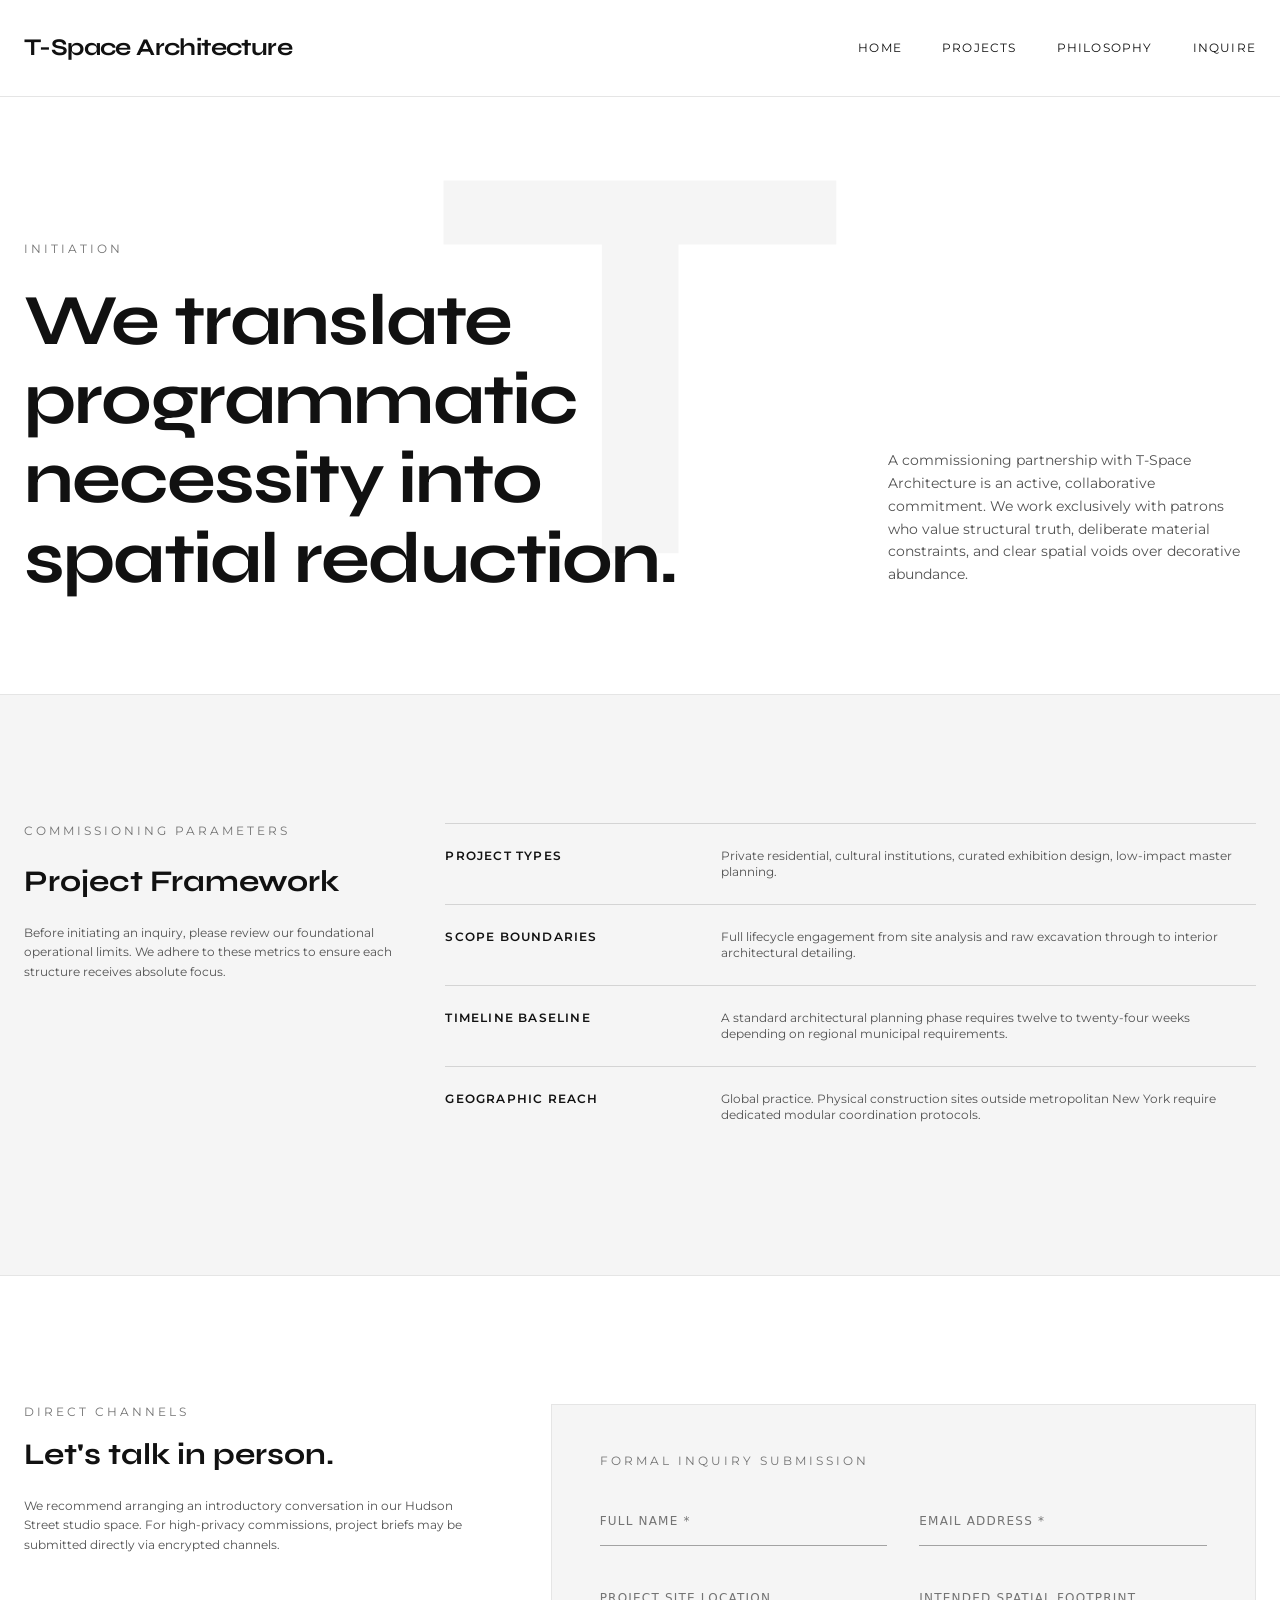
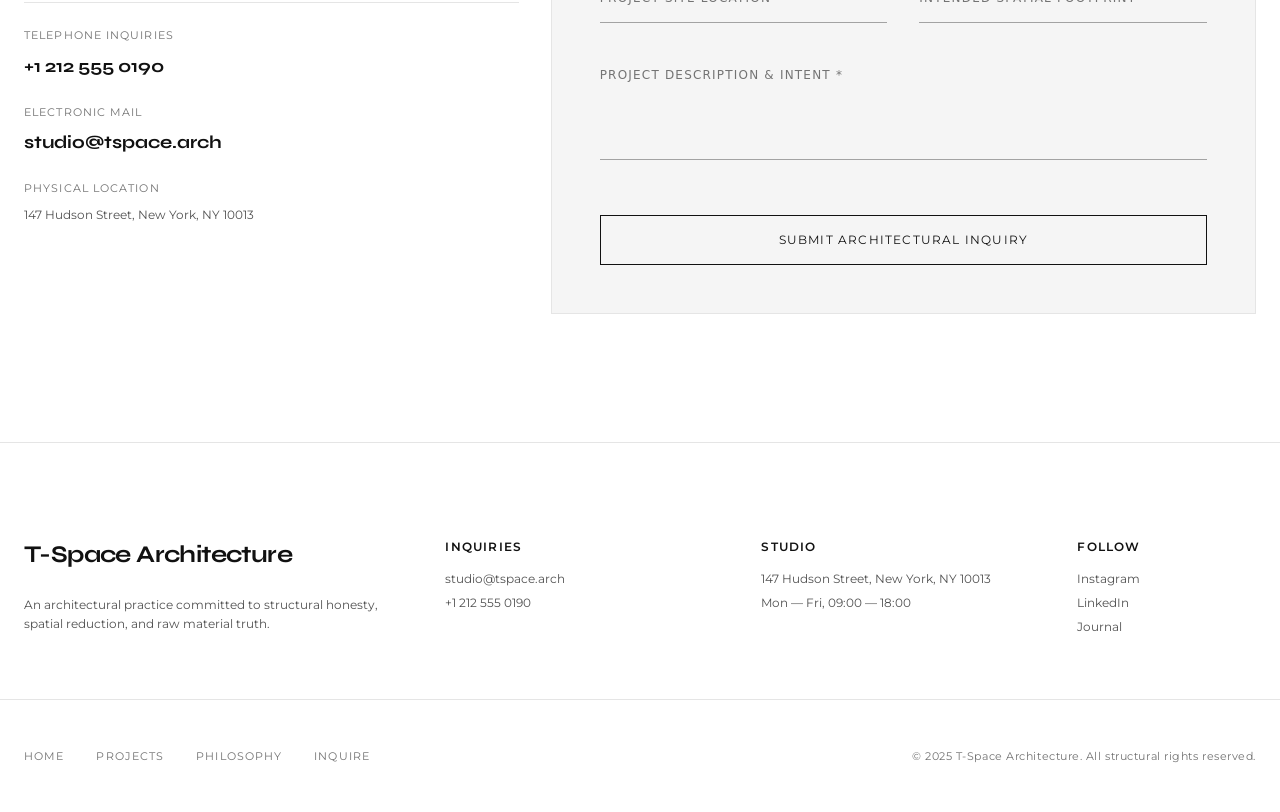
<file: contact.html>
<!DOCTYPE html>
<html lang="en">
<head>
<meta charset="utf-8">
<meta name="viewport" content="width=device-width, initial-scale=1">
<title>Inquire | T-Space Architecture</title>
<meta name="description" content="Initiate a consultation for bespoke architectural commissions, master planning, and spatial design.">
<link rel="canonical" href="https://t-space-arch-f028.sites.tibly.ai/contact">
<meta property="og:type" content="website">
<meta property="og:url" content="https://t-space-arch-f028.sites.tibly.ai/contact">
<meta property="og:site_name" content="T-Space Architecture">
<meta property="og:title" content="Inquire | T-Space Architecture">
<meta property="og:description" content="Initiate a consultation for bespoke architectural commissions, master planning, and spatial design.">
<meta name="twitter:card" content="summary_large_image">
<link rel="icon" href="/favicon.svg" type="image/svg+xml">
<link rel="preconnect" href="https://fonts.googleapis.com">
<link rel="preconnect" href="https://fonts.gstatic.com" crossorigin>
<link href="https://fonts.googleapis.com/css2?family=Montserrat:wght@300;400;500;600&family=Syne:wght@700;800&display=swap" rel="stylesheet">
<link rel="stylesheet" href="/styles.css">
</head>
<body>
<!-- block:header -->
<header class="w-full bg-white border-b border-brand-100 sticky top-0 z-50">
  <div class="max-w-7xl mx-auto px-6 h-24 flex items-center justify-between">
    <a href="/" class="group flex items-baseline gap-2">
      <span class="font-display text-2xl font-bold tracking-tight text-ink" data-tibly-field="business-name">T-Space Architecture</span>
    </a>
    
    <nav class="hidden md:flex items-center gap-10">
      <a href="/" class="font-body text-xs uppercase tracking-widest text-ink hover:text-brand-400 transition-colors duration-200">Home</a>
      <a href="/projects" class="font-body text-xs uppercase tracking-widest text-ink hover:text-brand-400 transition-colors duration-200">Projects</a>
      <a href="/philosophy" class="font-body text-xs uppercase tracking-widest text-ink hover:text-brand-400 transition-colors duration-200">Philosophy</a>
      <a href="/contact" class="font-body text-xs uppercase tracking-widest text-ink hover:text-brand-400 transition-colors duration-200">Inquire</a>
    </nav>

    <!-- Mobile Navigation Trigger (handled by layout/JS where necessary, styled minimal here) -->
    <div class="md:hidden flex items-center">
      <a href="/contact" class="font-body text-xs uppercase tracking-widest border border-ink px-4 py-2 hover:bg-ink hover:text-white transition-colors duration-200">Inquire</a>
    </div>
  </div>
</header>
<!-- /block:header -->
<!-- block:statement -->
<section class="relative bg-white pt-24 pb-16 md:pt-36 md:pb-24 overflow-hidden" data-block="statement">
  <!-- Minimalist Watermark 'T' overlay behind content -->
  <div class="absolute inset-0 flex items-center justify-center select-none pointer-events-none z-0">
    <span class="font-display text-[45vw] font-bold text-brand-50 select-none leading-none translate-y-[-5%]">T</span>
  </div>

  <div class="max-w-7xl mx-auto px-6 relative z-10">
    <div class="grid grid-cols-1 lg:grid-cols-12 gap-12 lg:gap-16">
      
      <!-- Subtitle & Main Statement -->
      <div class="lg:col-span-8 flex flex-col justify-between">
        <div>
          <span class="font-body text-xs uppercase tracking-[0.25em] text-brand-400 block mb-6">Initiation</span>
          <h1 class="font-display text-4xl sm:text-6xl lg:text-7xl font-bold text-ink leading-[1.1] tracking-tight max-w-3xl">
            We translate programmatic necessity into spatial reduction.
          </h1>
        </div>
      </div>

      <!-- Descriptive Column -->
      <div class="lg:col-span-4 flex flex-col justify-end lg:pb-3">
        <p class="font-body text-sm text-brand-500 leading-relaxed max-w-md">
          A commissioning partnership with <span data-tibly-field="business-name">T-Space Architecture</span> is an active, collaborative commitment. We work exclusively with patrons who value structural truth, deliberate material constraints, and clear spatial voids over decorative abundance.
        </p>
      </div>

    </div>
  </div>
</section>
<!-- /block:statement -->
<!-- block:spec-table -->
<section class="bg-surface py-20 md:py-32 border-t border-b border-brand-100" data-block="spec-table">
  <div class="max-w-7xl mx-auto px-6">
    <div class="grid grid-cols-1 lg:grid-cols-12 gap-12 lg:gap-8">
      
      <!-- Left Column: Title and Studio Parameters -->
      <div class="lg:col-span-4 space-y-6">
        <span class="font-body text-xs uppercase tracking-[0.25em] text-brand-400 block">Commissioning Parameters</span>
        <h2 class="font-display text-2xl lg:text-3xl font-bold text-ink">Project Framework</h2>
        <p class="font-body text-xs text-brand-500 leading-relaxed max-w-sm">
          Before initiating an inquiry, please review our foundational operational limits. We adhere to these metrics to ensure each structure receives absolute focus.
        </p>
      </div>

      <!-- Right Column: Specs Grid -->
      <div class="lg:col-span-8">
        <div class="border-t border-brand-200 divide-y divide-brand-200">
          
          <div class="py-6 grid grid-cols-1 md:grid-cols-3 gap-4">
            <span class="font-body text-xs uppercase tracking-widest font-semibold text-ink">Project Types</span>
            <span class="font-body text-xs text-brand-500 md:col-span-2">Private residential, cultural institutions, curated exhibition design, low-impact master planning.</span>
          </div>

          <div class="py-6 grid grid-cols-1 md:grid-cols-3 gap-4">
            <span class="font-body text-xs uppercase tracking-widest font-semibold text-ink">Scope Boundaries</span>
            <span class="font-body text-xs text-brand-500 md:col-span-2">Full lifecycle engagement from site analysis and raw excavation through to interior architectural detailing.</span>
          </div>

          <div class="py-6 grid grid-cols-1 md:grid-cols-3 gap-4">
            <span class="font-body text-xs uppercase tracking-widest font-semibold text-ink">Timeline Baseline</span>
            <span class="font-body text-xs text-brand-500 md:col-span-2">A standard architectural planning phase requires twelve to twenty-four weeks depending on regional municipal requirements.</span>
          </div>

          <div class="py-6 grid grid-cols-1 md:grid-cols-3 gap-4">
            <span class="font-body text-xs uppercase tracking-widest font-semibold text-ink">Geographic Reach</span>
            <span class="font-body text-xs text-brand-500 md:col-span-2">Global practice. Physical construction sites outside metropolitan New York require dedicated modular coordination protocols.</span>
          </div>

        </div>
      </div>

    </div>
  </div>
</section>
<!-- /block:spec-table -->
<!-- block:contact-cta -->
<section class="bg-white py-20 md:py-32" data-block="contact-cta">
  <div class="max-w-7xl mx-auto px-6">
    <div class="grid grid-cols-1 lg:grid-cols-12 gap-16 lg:gap-8">
      
      <!-- Left: Simple Direct Contact Detail Cards -->
      <div class="lg:col-span-5 space-y-12">
        <div>
          <span class="font-body text-xs uppercase tracking-[0.25em] text-brand-400 block mb-4">Direct Channels</span>
          <h3 class="font-display text-3xl font-bold text-ink mb-6">Let's talk in person.</h3>
          <p class="font-body text-xs text-brand-500 leading-relaxed max-w-md">
            We recommend arranging an introductory conversation in our Hudson Street studio space. For high-privacy commissions, project briefs may be submitted directly via encrypted channels.
          </p>
        </div>

        <div class="space-y-6 pt-6 border-t border-brand-100">
          <div>
            <h4 class="font-body text-[11px] uppercase tracking-widest text-brand-400 mb-2">Telephone Inquiries</h4>
            <a href="tel:+12125550190" data-tibly-field="phone" class="font-display text-lg font-bold text-ink hover:text-brand-400 transition-colors duration-300">+1 212 555 0190</a>
          </div>

          <div>
            <h4 class="font-body text-[11px] uppercase tracking-widest text-brand-400 mb-2">Electronic Mail</h4>
            <a href="mailto:studio@tspace.arch" data-tibly-field="email" class="font-display text-lg font-bold text-ink hover:text-brand-400 transition-colors duration-300">studio@tspace.arch</a>
          </div>

          <div>
            <h4 class="font-body text-[11px] uppercase tracking-widest text-brand-400 mb-2">Physical Location</h4>
            <address class="font-body text-xs text-brand-500 not-italic leading-relaxed" data-tibly-field="address">
              147 Hudson Street, New York, NY 10013
            </address>
          </div>
        </div>
      </div>

      <!-- Right: Pure Minimal Contact Form -->
      <div class="lg:col-span-7">
        <div class="p-8 md:p-12 bg-surface border border-brand-100">
          <span class="font-body text-xs uppercase tracking-[0.25em] text-brand-400 block mb-8">Formal Inquiry Submission</span>
          
          <form method="POST" action="https://api.tibly.ai/api/public/site-forms" class="space-y-8">
            <input type="hidden" name="_page" value="/contact">
            <input type="text" name="_gotcha" class="hidden" tabindex="-1" autocomplete="off" aria-hidden="true">

            <div class="grid grid-cols-1 sm:grid-cols-2 gap-8">
              <div class="relative">
                <input type="text" id="name" name="name" required placeholder=" " class="peer w-full bg-transparent border-b border-brand-300 py-3 text-sm text-ink focus:border-ink focus:outline-none transition-colors duration-200 font-body">
                <label for="name" class="absolute top-3 left-0 text-xs text-brand-400 uppercase tracking-widest pointer-events-none transform origin-left -translate-y-6 scale-75 transition-all duration-200 peer-placeholder-shown:scale-100 peer-placeholder-shown:translate-y-0 peer-focus:scale-75 peer-focus:-translate-y-6 peer-focus:text-ink">Full Name *</label>
              </div>

              <div class="relative">
                <input type="email" id="email" name="email" required placeholder=" " class="peer w-full bg-transparent border-b border-brand-300 py-3 text-sm text-ink focus:border-ink focus:outline-none transition-colors duration-200 font-body">
                <label for="email" class="absolute top-3 left-0 text-xs text-brand-400 uppercase tracking-widest pointer-events-none transform origin-left -translate-y-6 scale-75 transition-all duration-200 peer-placeholder-shown:scale-100 peer-placeholder-shown:translate-y-0 peer-focus:scale-75 peer-focus:-translate-y-6 peer-focus:text-ink">Email Address *</label>
              </div>
            </div>

            <div class="grid grid-cols-1 sm:grid-cols-2 gap-8">
              <div class="relative">
                <input type="text" id="location" name="location" placeholder=" " class="peer w-full bg-transparent border-b border-brand-300 py-3 text-sm text-ink focus:border-ink focus:outline-none transition-colors duration-200 font-body">
                <label for="location" class="absolute top-3 left-0 text-xs text-brand-400 uppercase tracking-widest pointer-events-none transform origin-left -translate-y-6 scale-75 transition-all duration-200 peer-placeholder-shown:scale-100 peer-placeholder-shown:translate-y-0 peer-focus:scale-75 peer-focus:-translate-y-6 peer-focus:text-ink">Project Site Location</label>
              </div>

              <div class="relative">
                <input type="text" id="budget" name="budget" placeholder=" " class="peer w-full bg-transparent border-b border-brand-300 py-3 text-sm text-ink focus:border-ink focus:outline-none transition-colors duration-200 font-body">
                <label for="budget" class="absolute top-3 left-0 text-xs text-brand-400 uppercase tracking-widest pointer-events-none transform origin-left -translate-y-6 scale-75 transition-all duration-200 peer-placeholder-shown:scale-100 peer-placeholder-shown:translate-y-0 peer-focus:scale-75 peer-focus:-translate-y-6 peer-focus:text-ink">Intended Spatial Footprint</label>
              </div>
            </div>

            <div class="relative">
              <textarea id="message" name="message" rows="4" required placeholder=" " class="peer w-full bg-transparent border-b border-brand-300 py-3 text-sm text-ink focus:border-ink focus:outline-none transition-colors duration-200 font-body resize-none"></textarea>
              <label for="message" class="absolute top-3 left-0 text-xs text-brand-400 uppercase tracking-widest pointer-events-none transform origin-left -translate-y-6 scale-75 transition-all duration-200 peer-placeholder-shown:scale-100 peer-placeholder-shown:translate-y-0 peer-focus:scale-75 peer-focus:-translate-y-6 peer-focus:text-ink">Project Description & Intent *</label>
            </div>

            <div class="pt-4">
              <button type="submit" class="btn w-full text-center">
                Submit Architectural Inquiry
              </button>
            </div>
          </form>
        </div>
      </div>

    </div>
  </div>
</section>
<!-- /block:contact-cta -->
<!-- block:footer -->
<footer class="w-full bg-white border-t border-brand-100 pt-24 pb-12">
  <div class="max-w-7xl mx-auto px-6 grid grid-cols-1 md:grid-cols-12 gap-12 md:gap-8 pb-16 border-b border-brand-100">
    
    <div class="md:col-span-4 space-y-6">
      <span class="font-display text-2xl font-bold tracking-tight text-ink block" data-tibly-field="business-name">T-Space Architecture</span>
      <p class="font-body text-xs text-brand-500 leading-relaxed max-w-sm">
        An architectural practice committed to structural honesty, spatial reduction, and raw material truth. 
      </p>
    </div>

    <div class="md:col-span-3 space-y-4">
      <h4 class="font-body text-xs uppercase tracking-widest font-semibold text-ink">Inquiries</h4>
      <div class="flex flex-col space-y-2 font-body text-xs text-brand-500">
        <a href="mailto:studio@tspace.arch" data-tibly-field="email" class="hover:text-ink transition-colors duration-200">studio@tspace.arch</a>
        <a href="tel:+12125550190" data-tibly-field="phone" class="hover:text-ink transition-colors duration-200">+1 212 555 0190</a>
      </div>
    </div>

    <div class="md:col-span-3 space-y-4">
      <h4 class="font-body text-xs uppercase tracking-widest font-semibold text-ink">Studio</h4>
      <div class="flex flex-col space-y-2 font-body text-xs text-brand-500">
        <span data-tibly-field="address">147 Hudson Street, New York, NY 10013</span>
        <span data-tibly-field="hours">Mon — Fri, 09:00 — 18:00</span>
      </div>
    </div>

    <div class="md:col-span-2 space-y-4">
      <h4 class="font-body text-xs uppercase tracking-widest font-semibold text-ink">Follow</h4>
      <div class="flex flex-col space-y-2 font-body text-xs text-brand-500" data-tibly-field="links">
        <a href="https://instagram.com" class="hover:text-ink transition-colors duration-200">Instagram</a>
        <a href="https://linkedin.com" class="hover:text-ink transition-colors duration-200">LinkedIn</a>
        <a href="https://journal.tspace.arch" class="hover:text-ink transition-colors duration-200">Journal</a>
      </div>
    </div>

  </div>

  <div class="max-w-7xl mx-auto px-6 pt-12 flex flex-col md:flex-row justify-between items-start md:items-center gap-6">
    <div class="flex flex-wrap gap-8 text-[11px] font-body text-brand-400 uppercase tracking-widest">
      <a href="/" class="hover:text-ink transition-colors">Home</a>
      <a href="/projects" class="hover:text-ink transition-colors">Projects</a>
      <a href="/philosophy" class="hover:text-ink transition-colors">Philosophy</a>
      <a href="/contact" class="hover:text-ink transition-colors">Inquire</a>
    </div>
    <p class="font-body text-[11px] text-brand-400 tracking-wider">
      &copy; 2025 <span data-tibly-field="business-name">T-Space Architecture</span>. All structural rights reserved.
    </p>
  </div>
</footer>
<!-- /block:footer -->
  <script async src="https://api.tibly.ai/widget/v1.js"></script>
</body>
</html>
</file>
<file: styles.css>
/*! tailwindcss v4.3.2 | MIT License | https://tailwindcss.com */
@layer properties{@supports (((-webkit-hyphens:none)) and (not (margin-trim:inline))) or ((-moz-orient:inline) and (not (color:rgb(from red r g b)))){*,:before,:after,::backdrop{--tw-translate-x:0;--tw-translate-y:0;--tw-translate-z:0;--tw-scale-x:1;--tw-scale-y:1;--tw-scale-z:1;--tw-rotate-x:initial;--tw-rotate-y:initial;--tw-rotate-z:initial;--tw-skew-x:initial;--tw-skew-y:initial;--tw-space-y-reverse:0;--tw-divide-y-reverse:0;--tw-border-style:solid;--tw-leading:initial;--tw-font-weight:initial;--tw-tracking:initial;--tw-shadow:0 0 #0000;--tw-shadow-color:initial;--tw-shadow-alpha:100%;--tw-inset-shadow:0 0 #0000;--tw-inset-shadow-color:initial;--tw-inset-shadow-alpha:100%;--tw-ring-color:initial;--tw-ring-shadow:0 0 #0000;--tw-inset-ring-color:initial;--tw-inset-ring-shadow:0 0 #0000;--tw-ring-inset:initial;--tw-ring-offset-width:0px;--tw-ring-offset-color:#fff;--tw-ring-offset-shadow:0 0 #0000;--tw-blur:initial;--tw-brightness:initial;--tw-contrast:initial;--tw-grayscale:initial;--tw-hue-rotate:initial;--tw-invert:initial;--tw-opacity:initial;--tw-saturate:initial;--tw-sepia:initial;--tw-drop-shadow:initial;--tw-drop-shadow-color:initial;--tw-drop-shadow-alpha:100%;--tw-drop-shadow-size:initial;--tw-duration:initial;--tw-ease:initial}}}@layer theme{:root,:host{--font-sans:ui-sans-serif, system-ui, sans-serif, "Apple Color Emoji", "Segoe UI Emoji", "Segoe UI Symbol", "Noto Color Emoji";--font-mono:ui-monospace, SFMono-Regular, Menlo, Monaco, Consolas, "Liberation Mono", "Courier New", monospace;--color-white:#fff;--spacing:.25rem;--container-xs:20rem;--container-sm:24rem;--container-md:28rem;--container-xl:36rem;--container-2xl:42rem;--container-3xl:48rem;--container-4xl:56rem;--container-7xl:80rem;--text-xs:.75rem;--text-xs--line-height:calc(1 / .75);--text-sm:.875rem;--text-sm--line-height:calc(1.25 / .875);--text-base:1rem;--text-base--line-height:calc(1.5 / 1);--text-lg:1.125rem;--text-lg--line-height:calc(1.75 / 1.125);--text-xl:1.25rem;--text-xl--line-height:calc(1.75 / 1.25);--text-2xl:1.5rem;--text-2xl--line-height:calc(2 / 1.5);--text-3xl:1.875rem;--text-3xl--line-height:calc(2.25 / 1.875);--text-4xl:2.25rem;--text-4xl--line-height:calc(2.5 / 2.25);--text-5xl:3rem;--text-5xl--line-height:1;--text-6xl:3.75rem;--text-6xl--line-height:1;--text-7xl:4.5rem;--text-7xl--line-height:1;--text-8xl:6rem;--text-8xl--line-height:1;--text-9xl:8rem;--text-9xl--line-height:1;--font-weight-light:300;--font-weight-medium:500;--font-weight-semibold:600;--font-weight-bold:700;--tracking-tighter:-.05em;--tracking-tight:-.025em;--tracking-wide:.025em;--tracking-wider:.05em;--tracking-widest:.1em;--leading-tight:1.25;--leading-normal:1.5;--leading-relaxed:1.625;--ease-out:cubic-bezier(0, 0, .2, 1);--ease-in-out:cubic-bezier(.4, 0, .2, 1);--default-transition-duration:.15s;--default-transition-timing-function:cubic-bezier(.4, 0, .2, 1);--default-font-family:var(--font-sans);--default-mono-font-family:var(--font-mono);--color-brand-50:#f5f5f5;--color-brand-100:#e5e5e5;--color-brand-200:#d4d4d4;--color-brand-300:#a3a3a3;--color-brand-400:#737373;--color-brand-500:#525252;--color-brand-600:#404040;--color-brand-700:#262626;--color-brand-800:#171717;--color-brand-900:#0a0a0a;--color-surface:#f5f5f5;--color-ink:#111;--font-display:"Syne", sans-serif;--font-body:"Montserrat", sans-serif;--radius-none:0px}}@layer base{*,:after,:before,::backdrop{box-sizing:border-box;border:0 solid;margin:0;padding:0}::file-selector-button{box-sizing:border-box;border:0 solid;margin:0;padding:0}html,:host{-webkit-text-size-adjust:100%;tab-size:4;line-height:1.5;font-family:var(--default-font-family,ui-sans-serif, system-ui, sans-serif, "Apple Color Emoji", "Segoe UI Emoji", "Segoe UI Symbol", "Noto Color Emoji");font-feature-settings:var(--default-font-feature-settings,normal);font-variation-settings:var(--default-font-variation-settings,normal);-webkit-tap-highlight-color:transparent}hr{height:0;color:inherit;border-top-width:1px}abbr:where([title]){-webkit-text-decoration:underline dotted;text-decoration:underline dotted}h1,h2,h3,h4,h5,h6{font-size:inherit;font-weight:inherit}a{color:inherit;-webkit-text-decoration:inherit;-webkit-text-decoration:inherit;-webkit-text-decoration:inherit;text-decoration:inherit}b,strong{font-weight:bolder}code,kbd,samp,pre{font-family:var(--default-mono-font-family,ui-monospace, SFMono-Regular, Menlo, Monaco, Consolas, "Liberation Mono", "Courier New", monospace);font-feature-settings:var(--default-mono-font-feature-settings,normal);font-variation-settings:var(--default-mono-font-variation-settings,normal);font-size:1em}small{font-size:80%}sub,sup{vertical-align:baseline;font-size:75%;line-height:0;position:relative}sub{bottom:-.25em}sup{top:-.5em}table{text-indent:0;border-color:inherit;border-collapse:collapse}:-moz-focusring{outline:auto}progress{vertical-align:baseline}summary{display:list-item}ol,ul,menu{list-style:none}img,svg,video,canvas,audio,iframe,embed,object{vertical-align:middle;display:block}img,video{max-width:100%;height:auto}button,input,select,optgroup,textarea{font:inherit;font-feature-settings:inherit;font-variation-settings:inherit;letter-spacing:inherit;color:inherit;opacity:1;background-color:#0000;border-radius:0}::file-selector-button{font:inherit;font-feature-settings:inherit;font-variation-settings:inherit;letter-spacing:inherit;color:inherit;opacity:1;background-color:#0000;border-radius:0}:where(select:is([multiple],[size])) optgroup{font-weight:bolder}:where(select:is([multiple],[size])) optgroup option{padding-inline-start:20px}::file-selector-button{margin-inline-end:4px}::placeholder{opacity:1}@supports (not ((-webkit-appearance:-apple-pay-button))) or (contain-intrinsic-size:1px){::placeholder{color:currentColor}@supports (color:color-mix(in lab, red, red)){::placeholder{color:color-mix(in oklab, currentcolor 50%, transparent)}}}textarea{resize:vertical}::-webkit-search-decoration{-webkit-appearance:none}::-webkit-date-and-time-value{min-height:1lh;text-align:inherit}::-webkit-datetime-edit{display:inline-flex}::-webkit-datetime-edit-fields-wrapper{padding:0}::-webkit-datetime-edit{padding-block:0}::-webkit-datetime-edit-year-field{padding-block:0}::-webkit-datetime-edit-month-field{padding-block:0}::-webkit-datetime-edit-day-field{padding-block:0}::-webkit-datetime-edit-hour-field{padding-block:0}::-webkit-datetime-edit-minute-field{padding-block:0}::-webkit-datetime-edit-second-field{padding-block:0}::-webkit-datetime-edit-millisecond-field{padding-block:0}::-webkit-datetime-edit-meridiem-field{padding-block:0}::-webkit-calendar-picker-indicator{line-height:1}:-moz-ui-invalid{box-shadow:none}button,input:where([type=button],[type=reset],[type=submit]){appearance:button}::file-selector-button{appearance:button}::-webkit-inner-spin-button{height:auto}::-webkit-outer-spin-button{height:auto}[hidden]:where(:not([hidden=until-found])){display:none!important}}@layer components{.btn{border-style:var(--tw-border-style);border-width:1px;border-color:var(--color-ink);padding-inline:calc(var(--spacing) * 8);padding-block:calc(var(--spacing) * 4);font-family:var(--font-body);font-size:var(--text-xs);line-height:var(--tw-leading,var(--text-xs--line-height));--tw-tracking:var(--tracking-widest);letter-spacing:var(--tracking-widest);color:var(--color-ink);text-transform:uppercase;transition-property:color,background-color,border-color,outline-color,text-decoration-color,fill,stroke,--tw-gradient-from,--tw-gradient-via,--tw-gradient-to;transition-timing-function:var(--tw-ease,var(--default-transition-timing-function));transition-duration:var(--tw-duration,var(--default-transition-duration));--tw-duration:.3s;--tw-ease:var(--ease-in-out);transition-duration:.3s;transition-timing-function:var(--ease-in-out);display:inline-block}@media (hover:hover){.btn:hover{background-color:var(--color-ink);color:var(--color-white)}}.btn-secondary{border-style:var(--tw-border-style);border-width:1px;border-color:var(--color-brand-200);padding-inline:calc(var(--spacing) * 8);padding-block:calc(var(--spacing) * 4);font-family:var(--font-body);font-size:var(--text-xs);line-height:var(--tw-leading,var(--text-xs--line-height));--tw-tracking:var(--tracking-widest);letter-spacing:var(--tracking-widest);color:var(--color-brand-600);text-transform:uppercase;transition-property:color,background-color,border-color,outline-color,text-decoration-color,fill,stroke,--tw-gradient-from,--tw-gradient-via,--tw-gradient-to;transition-timing-function:var(--tw-ease,var(--default-transition-timing-function));transition-duration:var(--tw-duration,var(--default-transition-duration));--tw-duration:.3s;--tw-ease:var(--ease-in-out);transition-duration:.3s;transition-timing-function:var(--ease-in-out);display:inline-block}@media (hover:hover){.btn-secondary:hover{border-color:var(--color-ink);color:var(--color-ink)}}.card{border-style:var(--tw-border-style);border-width:1px;border-color:var(--color-brand-100);background-color:var(--color-white);padding:calc(var(--spacing) * 6);transition-property:all;transition-timing-function:var(--tw-ease,var(--default-transition-timing-function));transition-duration:var(--tw-duration,var(--default-transition-duration));--tw-duration:.3s;transition-duration:.3s}}@layer utilities{.pointer-events-none{pointer-events:none}.absolute{position:absolute}.relative{position:relative}.static{position:static}.sticky{position:sticky}.inset-0{inset:0}.inset-y-0{inset-block:0}.top-0{top:0}.top-3{top:calc(var(--spacing) * 3)}.right-0{right:0}.left-0{left:0}.z-0{z-index:0}.z-10{z-index:10}.z-50{z-index:50}.-mx-4{margin-inline:calc(var(--spacing) * -4)}.mx-auto{margin-inline:auto}.mt-1{margin-top:var(--spacing)}.mt-4{margin-top:calc(var(--spacing) * 4)}.mt-8{margin-top:calc(var(--spacing) * 8)}.mt-16{margin-top:calc(var(--spacing) * 16)}.mt-20{margin-top:calc(var(--spacing) * 20)}.mb-2{margin-bottom:calc(var(--spacing) * 2)}.mb-4{margin-bottom:calc(var(--spacing) * 4)}.mb-6{margin-bottom:calc(var(--spacing) * 6)}.mb-8{margin-bottom:calc(var(--spacing) * 8)}.mb-12{margin-bottom:calc(var(--spacing) * 12)}.mb-16{margin-bottom:calc(var(--spacing) * 16)}.mb-20{margin-bottom:calc(var(--spacing) * 20)}.block{display:block}.flex{display:flex}.grid{display:grid}.hidden{display:none}.aspect-\[4\/3\]{aspect-ratio:4/3}.aspect-\[4\/5\]{aspect-ratio:4/5}.h-24{height:calc(var(--spacing) * 24)}.h-48{height:calc(var(--spacing) * 48)}.h-96{height:calc(var(--spacing) * 96)}.h-full{height:100%}.h-px{height:1px}.min-h-\[85vh\]{min-height:85vh}.w-16{width:calc(var(--spacing) * 16)}.w-full{width:100%}.max-w-2xl{max-width:var(--container-2xl)}.max-w-3xl{max-width:var(--container-3xl)}.max-w-4xl{max-width:var(--container-4xl)}.max-w-7xl{max-width:var(--container-7xl)}.max-w-md{max-width:var(--container-md)}.max-w-sm{max-width:var(--container-sm)}.max-w-xl{max-width:var(--container-xl)}.max-w-xs{max-width:var(--container-xs)}.flex-1{flex:1}.border-collapse{border-collapse:collapse}.origin-left{transform-origin:0}.-translate-y-6{--tw-translate-y:calc(var(--spacing) * -6);translate:var(--tw-translate-x) var(--tw-translate-y)}.translate-y-\[-5\%\]{--tw-translate-y:-5%;translate:var(--tw-translate-x) var(--tw-translate-y)}.scale-75{--tw-scale-x:75%;--tw-scale-y:75%;--tw-scale-z:75%;scale:var(--tw-scale-x) var(--tw-scale-y)}.transform{transform:var(--tw-rotate-x,) var(--tw-rotate-y,) var(--tw-rotate-z,) var(--tw-skew-x,) var(--tw-skew-y,)}.resize-none{resize:none}.grid-cols-1{grid-template-columns:repeat(1,minmax(0,1fr))}.flex-col{flex-direction:column}.flex-wrap{flex-wrap:wrap}.items-baseline{align-items:baseline}.items-center{align-items:center}.items-end{align-items:flex-end}.items-start{align-items:flex-start}.justify-between{justify-content:space-between}.justify-center{justify-content:center}.justify-end{justify-content:flex-end}.gap-2{gap:calc(var(--spacing) * 2)}.gap-4{gap:calc(var(--spacing) * 4)}.gap-6{gap:calc(var(--spacing) * 6)}.gap-8{gap:calc(var(--spacing) * 8)}.gap-10{gap:calc(var(--spacing) * 10)}.gap-12{gap:calc(var(--spacing) * 12)}.gap-16{gap:calc(var(--spacing) * 16)}:where(.space-y-2>:not(:last-child)){--tw-space-y-reverse:0;margin-block-start:calc(calc(var(--spacing) * 2) * var(--tw-space-y-reverse));margin-block-end:calc(calc(var(--spacing) * 2) * calc(1 - var(--tw-space-y-reverse)))}:where(.space-y-3>:not(:last-child)){--tw-space-y-reverse:0;margin-block-start:calc(calc(var(--spacing) * 3) * var(--tw-space-y-reverse));margin-block-end:calc(calc(var(--spacing) * 3) * calc(1 - var(--tw-space-y-reverse)))}:where(.space-y-4>:not(:last-child)){--tw-space-y-reverse:0;margin-block-start:calc(calc(var(--spacing) * 4) * var(--tw-space-y-reverse));margin-block-end:calc(calc(var(--spacing) * 4) * calc(1 - var(--tw-space-y-reverse)))}:where(.space-y-6>:not(:last-child)){--tw-space-y-reverse:0;margin-block-start:calc(calc(var(--spacing) * 6) * var(--tw-space-y-reverse));margin-block-end:calc(calc(var(--spacing) * 6) * calc(1 - var(--tw-space-y-reverse)))}:where(.space-y-8>:not(:last-child)){--tw-space-y-reverse:0;margin-block-start:calc(calc(var(--spacing) * 8) * var(--tw-space-y-reverse));margin-block-end:calc(calc(var(--spacing) * 8) * calc(1 - var(--tw-space-y-reverse)))}:where(.space-y-12>:not(:last-child)){--tw-space-y-reverse:0;margin-block-start:calc(calc(var(--spacing) * 12) * var(--tw-space-y-reverse));margin-block-end:calc(calc(var(--spacing) * 12) * calc(1 - var(--tw-space-y-reverse)))}.gap-x-12{column-gap:calc(var(--spacing) * 12)}.gap-y-20{row-gap:calc(var(--spacing) * 20)}:where(.divide-y>:not(:last-child)){--tw-divide-y-reverse:0;border-bottom-style:var(--tw-border-style);border-top-style:var(--tw-border-style);border-top-width:calc(1px * var(--tw-divide-y-reverse));border-bottom-width:calc(1px * calc(1 - var(--tw-divide-y-reverse)))}:where(.divide-brand-100>:not(:last-child)){border-color:var(--color-brand-100)}:where(.divide-brand-200>:not(:last-child)){border-color:var(--color-brand-200)}.overflow-hidden{overflow:hidden}.overflow-x-auto{overflow-x:auto}.rounded-none{border-radius:var(--radius-none)}.border{border-style:var(--tw-border-style);border-width:1px}.border-t{border-top-style:var(--tw-border-style);border-top-width:1px}.border-b{border-bottom-style:var(--tw-border-style);border-bottom-width:1px}.border-brand-100{border-color:var(--color-brand-100)}.border-brand-200{border-color:var(--color-brand-200)}.border-brand-300{border-color:var(--color-brand-300)}.border-ink{border-color:var(--color-ink)}.bg-brand-50{background-color:var(--color-brand-50)}.bg-brand-100{background-color:var(--color-brand-100)}.bg-ink{background-color:var(--color-ink)}.bg-surface{background-color:var(--color-surface)}.bg-transparent{background-color:#0000}.bg-white{background-color:var(--color-white)}.object-cover{object-fit:cover}.p-8{padding:calc(var(--spacing) * 8)}.px-4{padding-inline:calc(var(--spacing) * 4)}.px-6{padding-inline:calc(var(--spacing) * 6)}.py-2{padding-block:calc(var(--spacing) * 2)}.py-3{padding-block:calc(var(--spacing) * 3)}.py-4{padding-block:calc(var(--spacing) * 4)}.py-5{padding-block:calc(var(--spacing) * 5)}.py-6{padding-block:calc(var(--spacing) * 6)}.py-8{padding-block:calc(var(--spacing) * 8)}.py-12{padding-block:calc(var(--spacing) * 12)}.py-20{padding-block:calc(var(--spacing) * 20)}.py-24{padding-block:calc(var(--spacing) * 24)}.pt-2{padding-top:calc(var(--spacing) * 2)}.pt-4{padding-top:calc(var(--spacing) * 4)}.pt-6{padding-top:calc(var(--spacing) * 6)}.pt-8{padding-top:calc(var(--spacing) * 8)}.pt-12{padding-top:calc(var(--spacing) * 12)}.pt-16{padding-top:calc(var(--spacing) * 16)}.pt-24{padding-top:calc(var(--spacing) * 24)}.pr-6{padding-right:calc(var(--spacing) * 6)}.pb-4{padding-bottom:calc(var(--spacing) * 4)}.pb-12{padding-bottom:calc(var(--spacing) * 12)}.pb-16{padding-bottom:calc(var(--spacing) * 16)}.pb-24{padding-bottom:calc(var(--spacing) * 24)}.pb-32{padding-bottom:calc(var(--spacing) * 32)}.pl-6{padding-left:calc(var(--spacing) * 6)}.text-center{text-align:center}.text-left{text-align:left}.text-right{text-align:right}.font-body{font-family:var(--font-body)}.font-display{font-family:var(--font-display)}.text-2xl{font-size:var(--text-2xl);line-height:var(--tw-leading,var(--text-2xl--line-height))}.text-3xl{font-size:var(--text-3xl);line-height:var(--tw-leading,var(--text-3xl--line-height))}.text-4xl{font-size:var(--text-4xl);line-height:var(--tw-leading,var(--text-4xl--line-height))}.text-5xl{font-size:var(--text-5xl);line-height:var(--tw-leading,var(--text-5xl--line-height))}.text-6xl{font-size:var(--text-6xl);line-height:var(--tw-leading,var(--text-6xl--line-height))}.text-base{font-size:var(--text-base);line-height:var(--tw-leading,var(--text-base--line-height))}.text-lg{font-size:var(--text-lg);line-height:var(--tw-leading,var(--text-lg--line-height))}.text-sm{font-size:var(--text-sm);line-height:var(--tw-leading,var(--text-sm--line-height))}.text-xl{font-size:var(--text-xl);line-height:var(--tw-leading,var(--text-xl--line-height))}.text-xs{font-size:var(--text-xs);line-height:var(--tw-leading,var(--text-xs--line-height))}.text-\[10px\]{font-size:10px}.text-\[11px\]{font-size:11px}.text-\[45vw\]{font-size:45vw}.text-\[60vw\]{font-size:60vw}.text-\[70vw\]{font-size:70vw}.leading-\[0\.9\]{--tw-leading:.9;line-height:.9}.leading-\[1\.1\]{--tw-leading:1.1;line-height:1.1}.leading-\[1\.05\]{--tw-leading:1.05;line-height:1.05}.leading-none{--tw-leading:1;line-height:1}.leading-normal{--tw-leading:var(--leading-normal);line-height:var(--leading-normal)}.leading-relaxed{--tw-leading:var(--leading-relaxed);line-height:var(--leading-relaxed)}.leading-tight{--tw-leading:var(--leading-tight);line-height:var(--leading-tight)}.font-bold{--tw-font-weight:var(--font-weight-bold);font-weight:var(--font-weight-bold)}.font-light{--tw-font-weight:var(--font-weight-light);font-weight:var(--font-weight-light)}.font-medium{--tw-font-weight:var(--font-weight-medium);font-weight:var(--font-weight-medium)}.font-semibold{--tw-font-weight:var(--font-weight-semibold);font-weight:var(--font-weight-semibold)}.tracking-\[0\.2em\]{--tw-tracking:.2em;letter-spacing:.2em}.tracking-\[0\.25em\]{--tw-tracking:.25em;letter-spacing:.25em}.tracking-tight{--tw-tracking:var(--tracking-tight);letter-spacing:var(--tracking-tight)}.tracking-tighter{--tw-tracking:var(--tracking-tighter);letter-spacing:var(--tracking-tighter)}.tracking-wide{--tw-tracking:var(--tracking-wide);letter-spacing:var(--tracking-wide)}.tracking-wider{--tw-tracking:var(--tracking-wider);letter-spacing:var(--tracking-wider)}.tracking-widest{--tw-tracking:var(--tracking-widest);letter-spacing:var(--tracking-widest)}.text-brand-50{color:var(--color-brand-50)}.text-brand-50\/70{color:#f5f5f5b3}@supports (color:color-mix(in lab, red, red)){.text-brand-50\/70{color:color-mix(in oklab, var(--color-brand-50) 70%, transparent)}}.text-brand-200{color:var(--color-brand-200)}.text-brand-300{color:var(--color-brand-300)}.text-brand-400{color:var(--color-brand-400)}.text-brand-500{color:var(--color-brand-500)}.text-brand-600{color:var(--color-brand-600)}.text-brand-700{color:var(--color-brand-700)}.text-ink{color:var(--color-ink)}.uppercase{text-transform:uppercase}.not-italic{font-style:normal}.underline{text-decoration-line:underline}.underline-offset-4{text-underline-offset:4px}.placeholder-brand-300::placeholder{color:var(--color-brand-300)}.opacity-\[0\.08\]{opacity:.08}.shadow{--tw-shadow:0 1px 3px 0 var(--tw-shadow-color,#0000001a), 0 1px 2px -1px var(--tw-shadow-color,#0000001a);box-shadow:var(--tw-inset-shadow), var(--tw-inset-ring-shadow), var(--tw-ring-offset-shadow), var(--tw-ring-shadow), var(--tw-shadow)}.brightness-90{--tw-brightness:brightness(90%);filter:var(--tw-blur,) var(--tw-brightness,) var(--tw-contrast,) var(--tw-grayscale,) var(--tw-hue-rotate,) var(--tw-invert,) var(--tw-saturate,) var(--tw-sepia,) var(--tw-drop-shadow,)}.contrast-115{--tw-contrast:contrast(115%);filter:var(--tw-blur,) var(--tw-brightness,) var(--tw-contrast,) var(--tw-grayscale,) var(--tw-hue-rotate,) var(--tw-invert,) var(--tw-saturate,) var(--tw-sepia,) var(--tw-drop-shadow,)}.grayscale{--tw-grayscale:grayscale(100%);filter:var(--tw-blur,) var(--tw-brightness,) var(--tw-contrast,) var(--tw-grayscale,) var(--tw-hue-rotate,) var(--tw-invert,) var(--tw-saturate,) var(--tw-sepia,) var(--tw-drop-shadow,)}.transition-all{transition-property:all;transition-timing-function:var(--tw-ease,var(--default-transition-timing-function));transition-duration:var(--tw-duration,var(--default-transition-duration))}.transition-colors{transition-property:color,background-color,border-color,outline-color,text-decoration-color,fill,stroke,--tw-gradient-from,--tw-gradient-via,--tw-gradient-to;transition-timing-function:var(--tw-ease,var(--default-transition-timing-function));transition-duration:var(--tw-duration,var(--default-transition-duration))}.transition-transform{transition-property:transform,translate,scale,rotate;transition-timing-function:var(--tw-ease,var(--default-transition-timing-function));transition-duration:var(--tw-duration,var(--default-transition-duration))}.duration-200{--tw-duration:.2s;transition-duration:.2s}.duration-300{--tw-duration:.3s;transition-duration:.3s}.duration-500{--tw-duration:.5s;transition-duration:.5s}.duration-700{--tw-duration:.7s;transition-duration:.7s}.ease-out{--tw-ease:var(--ease-out);transition-timing-function:var(--ease-out)}.outline-none{--tw-outline-style:none;outline-style:none}.select-none{-webkit-user-select:none;user-select:none}@media (hover:hover){.group-hover\:scale-105:is(:where(.group):hover *){--tw-scale-x:105%;--tw-scale-y:105%;--tw-scale-z:105%;scale:var(--tw-scale-x) var(--tw-scale-y)}.group-hover\:bg-ink:is(:where(.group):hover *){background-color:var(--color-ink)}}.peer-placeholder-shown\:translate-y-0:is(:where(.peer):placeholder-shown~*){--tw-translate-y:0;translate:var(--tw-translate-x) var(--tw-translate-y)}.peer-placeholder-shown\:scale-100:is(:where(.peer):placeholder-shown~*){--tw-scale-x:100%;--tw-scale-y:100%;--tw-scale-z:100%;scale:var(--tw-scale-x) var(--tw-scale-y)}.peer-focus\:-translate-y-6:is(:where(.peer):focus~*){--tw-translate-y:calc(var(--spacing) * -6);translate:var(--tw-translate-x) var(--tw-translate-y)}.peer-focus\:scale-75:is(:where(.peer):focus~*){--tw-scale-x:75%;--tw-scale-y:75%;--tw-scale-z:75%;scale:var(--tw-scale-x) var(--tw-scale-y)}.peer-focus\:text-ink:is(:where(.peer):focus~*){color:var(--color-ink)}@media (hover:hover){.hover\:bg-ink:hover{background-color:var(--color-ink)}.hover\:bg-white:hover{background-color:var(--color-white)}.hover\:px-4:hover{padding-inline:calc(var(--spacing) * 4)}.hover\:text-brand-400:hover{color:var(--color-brand-400)}.hover\:text-ink:hover{color:var(--color-ink)}.hover\:text-white:hover{color:var(--color-white)}.hover\:underline:hover{text-decoration-line:underline}.hover\:grayscale-0:hover{--tw-grayscale:grayscale(0%);filter:var(--tw-blur,) var(--tw-brightness,) var(--tw-contrast,) var(--tw-grayscale,) var(--tw-hue-rotate,) var(--tw-invert,) var(--tw-saturate,) var(--tw-sepia,) var(--tw-drop-shadow,)}}.focus\:border-ink:focus{border-color:var(--color-ink)}.focus\:outline-none:focus{--tw-outline-style:none;outline-style:none}@media (min-width:40rem){.sm\:w-auto{width:auto}.sm\:grid-cols-2{grid-template-columns:repeat(2,minmax(0,1fr))}.sm\:flex-row{flex-direction:row}.sm\:text-3xl{font-size:var(--text-3xl);line-height:var(--tw-leading,var(--text-3xl--line-height))}.sm\:text-4xl{font-size:var(--text-4xl);line-height:var(--tw-leading,var(--text-4xl--line-height))}.sm\:text-5xl{font-size:var(--text-5xl);line-height:var(--tw-leading,var(--text-5xl--line-height))}.sm\:text-6xl{font-size:var(--text-6xl);line-height:var(--tw-leading,var(--text-6xl--line-height))}.sm\:text-7xl{font-size:var(--text-7xl);line-height:var(--tw-leading,var(--text-7xl--line-height))}}@media (min-width:48rem){.md\:left-1\/3{left:33.3333%}.md\:col-span-1{grid-column:span 1/span 1}.md\:col-span-2{grid-column:span 2/span 2}.md\:col-span-3{grid-column:span 3/span 3}.md\:col-span-4{grid-column:span 4/span 4}.md\:col-span-6{grid-column:span 6/span 6}.md\:mt-0{margin-top:0}.md\:mb-24{margin-bottom:calc(var(--spacing) * 24)}.md\:flex{display:flex}.md\:hidden{display:none}.md\:inline{display:inline}.md\:grid-cols-2{grid-template-columns:repeat(2,minmax(0,1fr))}.md\:grid-cols-3{grid-template-columns:repeat(3,minmax(0,1fr))}.md\:grid-cols-12{grid-template-columns:repeat(12,minmax(0,1fr))}.md\:flex-row{flex-direction:row}.md\:items-baseline{align-items:baseline}.md\:items-center{align-items:center}.md\:justify-end{justify-content:flex-end}.md\:justify-start{justify-content:flex-start}.md\:gap-8{gap:calc(var(--spacing) * 8)}.md\:gap-20{gap:calc(var(--spacing) * 20)}.md\:p-12{padding:calc(var(--spacing) * 12)}.md\:py-32{padding-block:calc(var(--spacing) * 32)}.md\:py-36{padding-block:calc(var(--spacing) * 36)}.md\:pt-20{padding-top:calc(var(--spacing) * 20)}.md\:pt-36{padding-top:calc(var(--spacing) * 36)}.md\:pb-24{padding-bottom:calc(var(--spacing) * 24)}.md\:pb-48{padding-bottom:calc(var(--spacing) * 48)}.md\:text-right{text-align:right}.md\:text-5xl{font-size:var(--text-5xl);line-height:var(--tw-leading,var(--text-5xl--line-height))}.md\:text-7xl{font-size:var(--text-7xl);line-height:var(--tw-leading,var(--text-7xl--line-height))}.md\:text-base{font-size:var(--text-base);line-height:var(--tw-leading,var(--text-base--line-height))}.md\:text-lg{font-size:var(--text-lg);line-height:var(--tw-leading,var(--text-lg--line-height))}.md\:text-\[50vw\]{font-size:50vw}}@media (min-width:64rem){.lg\:col-span-3{grid-column:span 3/span 3}.lg\:col-span-4{grid-column:span 4/span 4}.lg\:col-span-5{grid-column:span 5/span 5}.lg\:col-span-6{grid-column:span 6/span 6}.lg\:col-span-7{grid-column:span 7/span 7}.lg\:col-span-8{grid-column:span 8/span 8}.lg\:col-span-9{grid-column:span 9/span 9}.lg\:translate-y-12{--tw-translate-y:calc(var(--spacing) * 12);translate:var(--tw-translate-x) var(--tw-translate-y)}.lg\:grid-cols-3{grid-template-columns:repeat(3,minmax(0,1fr))}.lg\:grid-cols-12{grid-template-columns:repeat(12,minmax(0,1fr))}.lg\:gap-8{gap:calc(var(--spacing) * 8)}.lg\:gap-16{gap:calc(var(--spacing) * 16)}.lg\:border-l{border-left-style:var(--tw-border-style);border-left-width:1px}.lg\:border-brand-100{border-color:var(--color-brand-100)}.lg\:pt-4{padding-top:calc(var(--spacing) * 4)}.lg\:pt-32{padding-top:calc(var(--spacing) * 32)}.lg\:pb-3{padding-bottom:calc(var(--spacing) * 3)}.lg\:pl-8{padding-left:calc(var(--spacing) * 8)}.lg\:text-3xl{font-size:var(--text-3xl);line-height:var(--tw-leading,var(--text-3xl--line-height))}.lg\:text-4xl{font-size:var(--text-4xl);line-height:var(--tw-leading,var(--text-4xl--line-height))}.lg\:text-7xl{font-size:var(--text-7xl);line-height:var(--tw-leading,var(--text-7xl--line-height))}.lg\:text-8xl{font-size:var(--text-8xl);line-height:var(--tw-leading,var(--text-8xl--line-height))}.lg\:text-9xl{font-size:var(--text-9xl);line-height:var(--tw-leading,var(--text-9xl--line-height))}}}@property --tw-translate-x{syntax:"*";inherits:false;initial-value:0}@property --tw-translate-y{syntax:"*";inherits:false;initial-value:0}@property --tw-translate-z{syntax:"*";inherits:false;initial-value:0}@property --tw-scale-x{syntax:"*";inherits:false;initial-value:1}@property --tw-scale-y{syntax:"*";inherits:false;initial-value:1}@property --tw-scale-z{syntax:"*";inherits:false;initial-value:1}@property --tw-rotate-x{syntax:"*";inherits:false}@property --tw-rotate-y{syntax:"*";inherits:false}@property --tw-rotate-z{syntax:"*";inherits:false}@property --tw-skew-x{syntax:"*";inherits:false}@property --tw-skew-y{syntax:"*";inherits:false}@property --tw-space-y-reverse{syntax:"*";inherits:false;initial-value:0}@property --tw-divide-y-reverse{syntax:"*";inherits:false;initial-value:0}@property --tw-border-style{syntax:"*";inherits:false;initial-value:solid}@property --tw-leading{syntax:"*";inherits:false}@property --tw-font-weight{syntax:"*";inherits:false}@property --tw-tracking{syntax:"*";inherits:false}@property --tw-shadow{syntax:"*";inherits:false;initial-value:0 0 #0000}@property --tw-shadow-color{syntax:"*";inherits:false}@property --tw-shadow-alpha{syntax:"<percentage>";inherits:false;initial-value:100%}@property --tw-inset-shadow{syntax:"*";inherits:false;initial-value:0 0 #0000}@property --tw-inset-shadow-color{syntax:"*";inherits:false}@property --tw-inset-shadow-alpha{syntax:"<percentage>";inherits:false;initial-value:100%}@property --tw-ring-color{syntax:"*";inherits:false}@property --tw-ring-shadow{syntax:"*";inherits:false;initial-value:0 0 #0000}@property --tw-inset-ring-color{syntax:"*";inherits:false}@property --tw-inset-ring-shadow{syntax:"*";inherits:false;initial-value:0 0 #0000}@property --tw-ring-inset{syntax:"*";inherits:false}@property --tw-ring-offset-width{syntax:"<length>";inherits:false;initial-value:0}@property --tw-ring-offset-color{syntax:"*";inherits:false;initial-value:#fff}@property --tw-ring-offset-shadow{syntax:"*";inherits:false;initial-value:0 0 #0000}@property --tw-blur{syntax:"*";inherits:false}@property --tw-brightness{syntax:"*";inherits:false}@property --tw-contrast{syntax:"*";inherits:false}@property --tw-grayscale{syntax:"*";inherits:false}@property --tw-hue-rotate{syntax:"*";inherits:false}@property --tw-invert{syntax:"*";inherits:false}@property --tw-opacity{syntax:"*";inherits:false}@property --tw-saturate{syntax:"*";inherits:false}@property --tw-sepia{syntax:"*";inherits:false}@property --tw-drop-shadow{syntax:"*";inherits:false}@property --tw-drop-shadow-color{syntax:"*";inherits:false}@property --tw-drop-shadow-alpha{syntax:"<percentage>";inherits:false;initial-value:100%}@property --tw-drop-shadow-size{syntax:"*";inherits:false}@property --tw-duration{syntax:"*";inherits:false}@property --tw-ease{syntax:"*";inherits:false}
</file>
